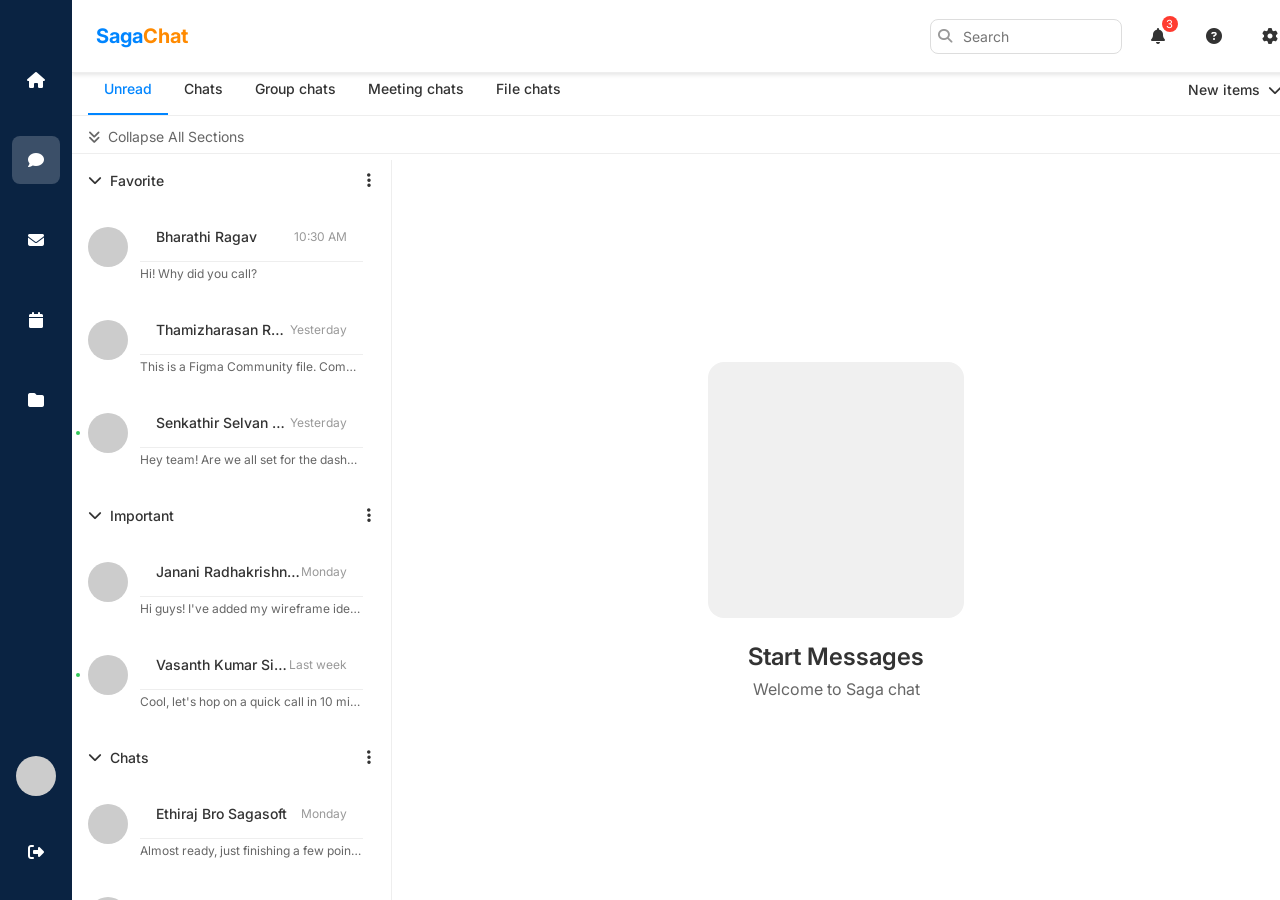
<file: demo/index.html>
<!DOCTYPE html>
<html lang="en">
<head>
    <meta charset="UTF-8">
    <meta name="viewport" content="width=device-width, initial-scale=1.0">
    <title>Saga Chat</title>
    <link rel="stylesheet" href="styles.css">
    <link href="https://fonts.googleapis.com/css2?family=Inter:wght@400;500;600;700&display=swap" rel="stylesheet">
    <link rel="stylesheet" href="https://cdnjs.cloudflare.com/ajax/libs/font-awesome/6.4.0/css/all.min.css">
</head>
<body>
    <div class="app-container">
        <!-- Left Sidebar -->
        <div class="sidebar">
            <div class="sidebar-icons">
                <div class="sidebar-icon home"><i class="fa-solid fa-house"></i></div>
                <div class="sidebar-icon chat active"><i class="fa-solid fa-comment"></i></div>
                <div class="sidebar-icon mail"><i class="fa-solid fa-envelope"></i></div>
                <div class="sidebar-icon calendar"><i class="fa-solid fa-calendar"></i></div>
                <div class="sidebar-icon drive"><i class="fa-solid fa-folder"></i></div>
            </div>
            <div class="sidebar-bottom">
                <div class="user-avatar"></div>
                <div class="sidebar-icon logout"><i class="fa-solid fa-right-from-bracket"></i></div>
            </div>
        </div>

        <!-- Main Content -->
        <div class="main-content">
            <!-- Top Navigation -->
            <div class="top-nav">
                <div class="logo">
                    <!-- Updated Saga Chat Logo -->
                    <div class="logo-image">
                        <span class="logo-saga">Saga</span>
                        <span class="logo-chat">Chat</span>
                    </div>
                </div>
                <div class="nav-right">
                    <div class="search-container">
                        <input type="text" placeholder="Search" class="search-input">
                        <i class="fa-solid fa-search"></i>
                    </div>
                    <div class="nav-icon notification">
                        <i class="fa-solid fa-bell"></i>
                        <span class="notification-badge">3</span>
                    </div>
                    <div class="nav-icon help"><i class="fa-solid fa-circle-question"></i></div>
                    <div class="nav-icon settings"><i class="fa-solid fa-gear"></i></div>
                </div>
            </div>

            <!-- Center Navigation -->
            <div class="center-nav">
                <div class="tabs">
                    <div class="tab active" data-tab="unread">Unread</div>
                    <div class="tab" data-tab="chats">Chats</div>
                    <div class="tab" data-tab="group-chats">Group chats</div>
                    <div class="tab" data-tab="meeting-chats">Meeting chats</div>
                    <div class="tab" data-tab="file-chats">File chats</div>
                </div>
                <div class="new-items-dropdown">
                    <div class="new-items-button">New items <i class="fa-solid fa-chevron-down"></i></div>
                    <div class="dropdown-content">
                        <div class="dropdown-item"><i class="fa-solid fa-file"></i> New section</div>
                        <div class="dropdown-item"><i class="fa-solid fa-comment"></i> New Chat</div>
                        <div class="dropdown-item"><i class="fa-solid fa-users"></i> New Group</div>
                    </div>
                </div>
            </div>

            <!-- Collapse All Button -->
            <div class="collapse-all-container">
                <button class="collapse-all-button">
                    <i class="fa-solid fa-angles-down"></i> Collapse All Sections
                </button>
            </div>

            <!-- Chat Container -->
            <div class="chat-container">
                <!-- Chat List -->
                <div class="chat-list">
                    <!-- Favorites Section -->
                    <div class="chat-section" data-section="favorite">
                        <div class="section-header">
                            <div class="section-title">
                                <i class="fa-solid fa-chevron-down section-toggle"></i> Favorite
                            </div>
                            <div class="section-more">
                                <i class="fa-solid fa-ellipsis-vertical section-options"></i>
                                <div class="section-dropdown hidden">
                                    <div class="dropdown-item"><i class="fa-solid fa-plus"></i> Add new favorite</div>
                                    <div class="dropdown-item"><i class="fa-solid fa-pen"></i> Rename section</div>
                                    <div class="dropdown-item"><i class="fa-solid fa-trash"></i> Delete section</div>
                                </div>
                            </div>
                        </div>
                        <div class="chat-items">
                            <div class="chat-item" data-user-id="1">
                                <div class="chat-avatar"></div>
                                <div class="chat-details">
                                    <div class="chat-header">
                                        <div class="chat-name">Bharathi Ragav</div>
                                        <div class="chat-time">10:30 AM</div>
                                    </div>
                                    <div class="chat-message">Hi! Why did you call?</div>
                                </div>
                                <div class="chat-options">
                                    <i class="fa-solid fa-ellipsis-vertical"></i>
                                    <div class="user-dropdown hidden">
                                        <div class="dropdown-item"><i class="fa-solid fa-star"></i> Remove from favorites</div>
                                        <div class="dropdown-item"><i class="fa-solid fa-exclamation"></i> Mark as important</div>
                                        <div class="dropdown-item"><i class="fa-solid fa-ban"></i> Block user</div>
                                        <div class="dropdown-item"><i class="fa-solid fa-trash"></i> Delete chat</div>
                                    </div>
                                </div>
                            </div>
                            <div class="chat-item" data-user-id="2">
                                <div class="chat-avatar"></div>
                                <div class="chat-details">
                                    <div class="chat-header">
                                        <div class="chat-name">Thamizharasan Raguraman</div>
                                        <div class="chat-time">Yesterday</div>
                                    </div>
                                    <div class="chat-message">This is a Figma Community file. Community is a...</div>
                                </div>
                                <div class="chat-options">
                                    <i class="fa-solid fa-ellipsis-vertical"></i>
                                </div>
                            </div>
                            <div class="chat-item unread" data-user-id="3">
                                <div class="chat-avatar"></div>
                                <div class="chat-details">
                                    <div class="chat-header">
                                        <div class="chat-name">Senkathir Selvan Selvamani</div>
                                        <div class="chat-time">Yesterday</div>
                                    </div>
                                    <div class="chat-message">Hey team! Are we all set for the dashboard UI...</div>
                                </div>
                                <div class="chat-options">
                                    <i class="fa-solid fa-ellipsis-vertical"></i>
                                </div>
                            </div>
                        </div>
                    </div>

                    <!-- Important Section -->
                    <div class="chat-section" data-section="important">
                        <div class="section-header">
                            <div class="section-title">
                                <i class="fa-solid fa-chevron-down section-toggle"></i> Important
                            </div>
                            <div class="section-more">
                                <i class="fa-solid fa-ellipsis-vertical section-options"></i>
                                <div class="section-dropdown hidden">
                                    <div class="dropdown-item"><i class="fa-solid fa-plus"></i> Add new important</div>
                                    <div class="dropdown-item"><i class="fa-solid fa-pen"></i> Rename section</div>
                                    <div class="dropdown-item"><i class="fa-solid fa-trash"></i> Delete section</div>
                                </div>
                            </div>
                        </div>
                        <div class="chat-items">
                            <div class="chat-item" data-user-id="5">
                                <div class="chat-avatar"></div>
                                <div class="chat-details">
                                    <div class="chat-header">
                                        <div class="chat-name">Janani Radhakrishnan Sagasoft</div>
                                        <div class="chat-time">Monday</div>
                                    </div>
                                    <div class="chat-message">Hi guys! I've added my wireframe ideas to the...</div>
                                </div>
                                <div class="chat-options">
                                    <i class="fa-solid fa-ellipsis-vertical"></i>
                                </div>
                            </div>
                            <div class="chat-item unread" data-user-id="6">
                                <div class="chat-avatar"></div>
                                <div class="chat-details">
                                    <div class="chat-header">
                                        <div class="chat-name">Vasanth Kumar Sivamani</div>
                                        <div class="chat-time">Last week</div>
                                    </div>
                                    <div class="chat-message">Cool, let's hop on a quick call in 10 mins?</div>
                                </div>
                                <div class="chat-options">
                                    <i class="fa-solid fa-ellipsis-vertical"></i>
                                </div>
                            </div>
                        </div>
                    </div>

                    <!-- All Chats Section -->
                    <div class="chat-section" data-section="chats">
                        <div class="section-header">
                            <div class="section-title">
                                <i class="fa-solid fa-chevron-down section-toggle"></i> Chats
                            </div>
                            <div class="section-more">
                                <i class="fa-solid fa-ellipsis-vertical section-options"></i>
                                <div class="section-dropdown hidden">
                                    <div class="dropdown-item"><i class="fa-solid fa-plus"></i> Add new chat</div>
                                    <div class="dropdown-item"><i class="fa-solid fa-pen"></i> Rename section</div>
                                    <div class="dropdown-item"><i class="fa-solid fa-trash"></i> Delete section</div>
                                </div>
                            </div>
                        </div>
                        <div class="chat-items">
                            <div class="chat-item" data-user-id="4">
                                <div class="chat-avatar"></div>
                                <div class="chat-details">
                                    <div class="chat-header">
                                        <div class="chat-name">Ethiraj Bro Sagasoft</div>
                                        <div class="chat-time">Monday</div>
                                    </div>
                                    <div class="chat-message">Almost ready, just finishing a few points.</div>
                                </div>
                                <div class="chat-options">
                                    <i class="fa-solid fa-ellipsis-vertical"></i>
                                </div>
                            </div>
                            <div class="chat-item" data-user-id="7">
                                <div class="chat-avatar"></div>
                                <div class="chat-details">
                                    <div class="chat-header">
                                        <div class="chat-name">Punitha senthil</div>
                                        <div class="chat-time">Last week</div>
                                    </div>
                                    <div class="chat-message">This is a Figma Community file.Community is a...</div>
                                </div>
                                <div class="chat-options">
                                    <i class="fa-solid fa-ellipsis-vertical"></i>
                                </div>
                            </div>
                        </div>
                    </div>

                    <div class="see-more">See more...</div>
                </div>

                <!-- Chat Window -->
                <div class="chat-window">
                    <!-- Empty State -->
                    <div class="empty-state">
                        <div class="empty-state-image"></div>
                        <h2>Start Messages</h2>
                        <p>Welcome to Saga chat</p>
                    </div>

                    <!-- Active Chat (hidden by default) -->
                    <div class="active-chat hidden">
                        <!-- Chat Header -->
                        <div class="chat-header">
                            <div class="chat-user">
                                <div class="back-button"><i class="fa-solid fa-arrow-left"></i></div>
                                <div class="user-avatar"></div>
                                <div class="user-info">
                                    <div class="user-name">Bharathi Ragav</div>
                                    <div class="user-status">Last seen 14:03</div>
                                </div>
                            </div>
                            <div class="chat-actions">
                                <div class="action-icon voice-call"><i class="fa-solid fa-phone"></i></div>
                                <div class="action-icon video-call"><i class="fa-solid fa-video"></i></div>
                                <div class="action-icon"><i class="fa-solid fa-ellipsis-vertical"></i></div>
                            </div>
                        </div>

                        <!-- Chat Messages -->
                        <div class="messages-container">
                            <div class="message outgoing">
                                <div class="message-content">
                                    <p>Hey Grace, how's it going?</p>
                                    <div class="message-time">06:20</div>
                                </div>
                            </div>
                            <div class="message incoming">
                                <div class="message-content">
                                    <p>Hi Jack! I'm doing well, thanks. Can't wait for the weekend!</p>
                                    <div class="message-time">06:20</div>
                                </div>
                            </div>
                            <div class="message incoming">
                                <div class="message-content">
                                    <p>Hiking sounds amazing! I might catch up on some reading and also meet up with a few friends on Sunday.</p>
                                    <div class="message-time">06:20</div>
                                </div>
                            </div>
                            <div class="message outgoing">
                                <div class="message-content">
                                    <p>I know, right? Weekend plans are the best. Any exciting plans on your end?</p>
                                    <div class="message-time">06:21</div>
                                </div>
                            </div>
                            <div class="message incoming">
                                <div class="message-content">
                                    <p>I'm thinking of going for a hike on Saturday. How about you?</p>
                                    <div class="message-time">06:21</div>
                                </div>
                            </div>
                            <div class="message outgoing">
                                <div class="message-content">
                                    <p>Can't wait for the weekend!</p>
                                    <div class="message-time">06:21</div>
                                </div>
                            </div>
                            <div class="message incoming">
                                <div class="message-content">
                                    <p>That sounds like a great plan! Excited 😃</p>
                                    <div class="message-time">06:21</div>
                                </div>
                            </div>
                        </div>

                        <!-- Message Input -->
                        <div class="message-input-container">
                            <div class="message-input-wrapper">
                                <div class="input-icon emoji-button"><i class="fa-regular fa-face-smile"></i></div>
                                <input type="text" placeholder="Type message..." class="message-input">
                                <div class="input-icon voice-record">
                                    <i class="fa-solid fa-microphone"></i>
                                    <span class="recording-indicator hidden">Recording...</span>
                                </div>
                                <div class="input-icon attachment-button">
                                    <i class="fa-solid fa-paperclip"></i>
                                    <input type="file" class="file-input hidden" multiple>
                                </div>
                                <div class="input-icon send"><i class="fa-solid fa-paper-plane"></i></div>
                            </div>
                        </div>
                    </div>
                </div>
            </div>
        </div>
    </div>

    <!-- Modals -->
    <div class="modal call-modal hidden">
        <div class="modal-content">
            <div class="modal-close"><i class="fa-solid fa-xmark"></i></div>
            <div class="call-info">
                <div class="call-avatar"></div>
                <div class="call-name">Bharathi Ragav</div>
                <div class="call-status">Calling...</div>
            </div>
            <div class="call-actions">
                <div class="call-action mute"><i class="fa-solid fa-microphone"></i></div>
                <div class="call-action video"><i class="fa-solid fa-video"></i></div>
                <div class="call-action end"><i class="fa-solid fa-phone-slash"></i></div>
            </div>
        </div>
    </div>

    <div class="modal settings-modal hidden">
        <div class="modal-content">
            <div class="modal-header">
                <div class="logo">
                    <span class="logo-saga">Saga</span>
                    <span class="logo-chat">Chat</span>
                    <span class="settings-title">Settings</span>
                </div>
                <div class="modal-close"><i class="fa-solid fa-xmark"></i></div>
            </div>
            <div class="modal-body">
                <div class="settings-section">
                    <h3>General Settings</h3>
                    <div class="settings-option">
                        <span>Dark Mode</span>
                        <label class="switch">
                            <input type="checkbox" id="darkModeToggle">
                            <span class="slider round"></span>
                        </label>
                    </div>
                    <div class="settings-option">
                        <span>Notifications</span>
                        <label class="switch">
                            <input type="checkbox" checked>
                            <span class="slider round"></span>
                        </label>
                    </div>
                    <div class="settings-option">
                        <span>Sound</span>
                        <label class="switch">
                            <input type="checkbox" checked>
                            <span class="slider round"></span>
                        </label>
                    </div>
                </div>
                <div class="settings-section">
                    <h3>Privacy</h3>
                    <div class="settings-option">
                        <span>Show read receipts</span>
                        <label class="switch">
                            <input type="checkbox" checked>
                            <span class="slider round"></span>
                        </label>
                    </div>
                    <div class="settings-option">
                        <span>Show last seen</span>
                        <label class="switch">
                            <input type="checkbox" checked>
                            <span class="slider round"></span>
                        </label>
                    </div>
                </div>
            </div>
            <div class="modal-footer">
                <button class="save-button">Save Changes</button>
            </div>
        </div>
    </div>

    <div class="help-panel hidden">
        <div class="help-header">
            <h2>Help Center</h2>
            <div class="help-close"><i class="fa-solid fa-xmark"></i></div>
        </div>
        <div class="help-content">
            <div class="help-section">
                <h3>Getting Started</h3>
                <ul>
                    <li><a href="#">How to create a new chat</a></li>
                    <li><a href="#">Setting up your profile</a></li>
                    <li><a href="#">Managing notifications</a></li>
                </ul>
            </div>
            <div class="help-section">
                <h3>Features</h3>
                <ul>
                    <li><a href="#">Voice and video calls</a></li>
                    <li><a href="#">Creating group chats</a></li>
                    <li><a href="#">Sharing files and media</a></li>
                </ul>
            </div>
        </div>
    </div>

    <div class="emoji-picker hidden">
        <div class="emoji-categories">
            <span class="emoji-category active">😀</span>
            <span class="emoji-category">❤️</span>
            <span class="emoji-category">🐶</span>
            <span class="emoji-category">🍎</span>
            <span class="emoji-category">🏠</span>
        </div>
        <div class="emoji-list">
            <span class="emoji">😀</span>
            <span class="emoji">😁</span>
            <span class="emoji">😂</span>
            <span class="emoji">🤣</span>
            <span class="emoji">😃</span>
            <span class="emoji">😄</span>
            <span class="emoji">😅</span>
            <span class="emoji">😆</span>
            <span class="emoji">😉</span>
            <span class="emoji">😊</span>
            <span class="emoji">😋</span>
            <span class="emoji">😎</span>
            <span class="emoji">😍</span>
            <span class="emoji">😘</span>
            <span class="emoji">🥰</span>
            <span class="emoji">😗</span>
            <span class="emoji">😙</span>
            <span class="emoji">😚</span>
            <span class="emoji">🙂</span>
            <span class="emoji">🤗</span>
        </div>
    </div>

    <div class="notification-dropdown hidden">
        <div class="dropdown-header">
            <span>Notifications</span>
            <div class="dropdown-action">Mark all as read</div>
        </div>
        <div class="notification-list">
            <div class="notification-item unread">
                <div class="notification-avatar"></div>
                <div class="notification-content">
                    <div class="notification-text"><strong>Bharathi Ragav</strong> sent you a message</div>
                    <div class="notification-time">5 minutes ago</div>
                </div>
            </div>
            <div class="notification-item unread">
                <div class="notification-avatar"></div>
                <div class="notification-content">
                    <div class="notification-text"><strong>Thamizharasan</strong> mentioned you in a group</div>
                    <div class="notification-time">1 hour ago</div>
                </div>
            </div>
            <div class="notification-item">
                <div class="notification-avatar"></div>
                <div class="notification-content">
                    <div class="notification-text"><strong>Senkathir</strong> shared a file with you</div>
                    <div class="notification-time">Yesterday</div>
                </div>
            </div>
        </div>
        <div class="dropdown-footer">
            <a href="#">View all notifications</a>
        </div>
    </div>

    <script src="script.js"></script>
</body>
</html>
</file>
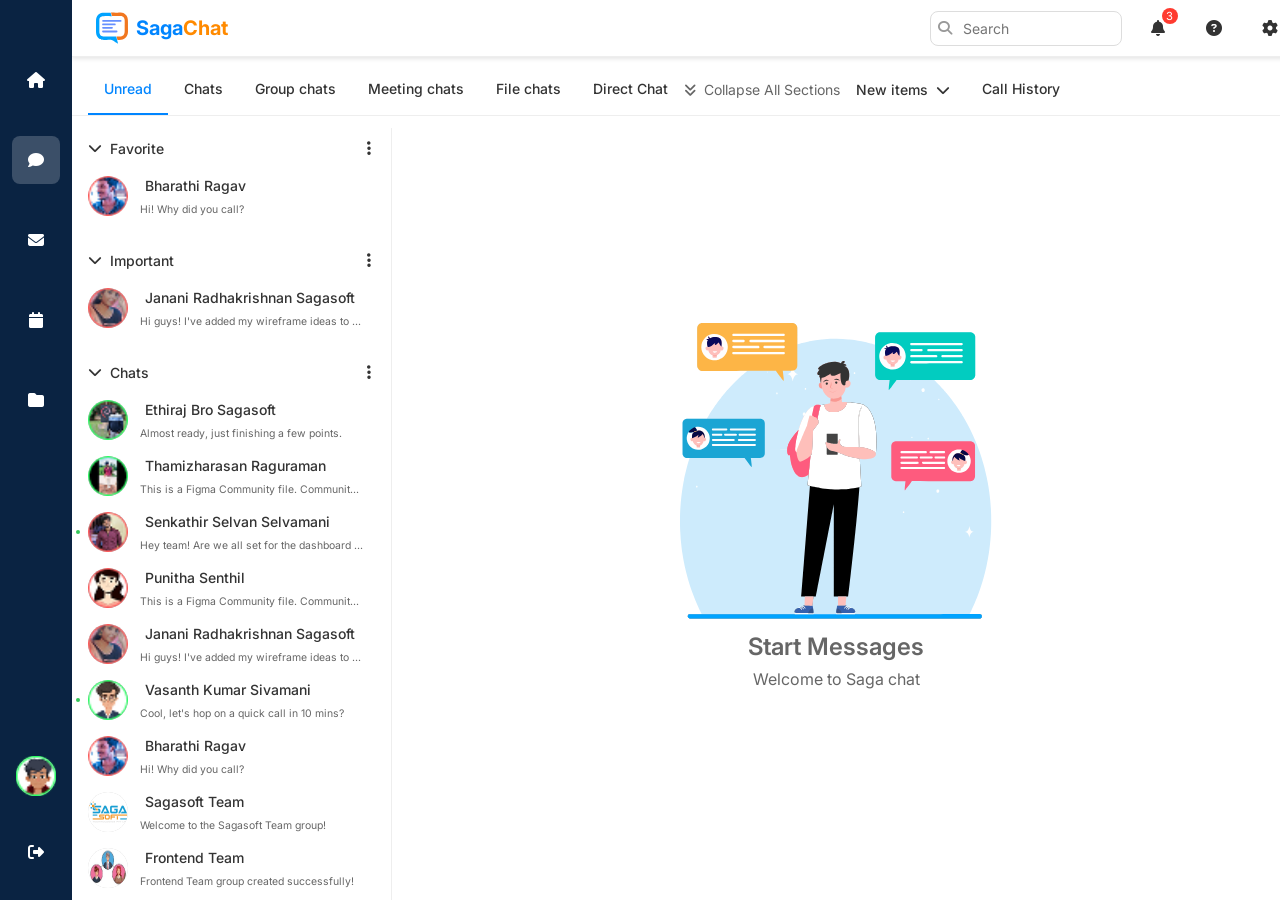
<file: four/index.html>
<!DOCTYPE html>
<html lang="en">
<head>
    <meta charset="UTF-8">
    <meta name="viewport" content="width=device-width, initial-scale=1.0">
    <title>Saga Chat</title>
    <link rel="stylesheet" href="styles.css" media="all">
    <link href="https://fonts.googleapis.com/css2?family=Inter:wght@400;500;600;700&display=swap" rel="stylesheet">
    <link rel="stylesheet" href="https://cdnjs.cloudflare.com/ajax/libs/font-awesome/6.4.0/css/all.min.css">
</head>
<body>
    <div class="app-container">
        <!-- Left Sidebar -->
        <div class="sidebar">
            <div class="sidebar-icons">
                <div class="sidebar-icon home"><i class="fa-solid fa-house"></i></div>
                <div class="sidebar-icon chat active"><i class="fa-solid fa-comment"></i></div>
                <div class="sidebar-icon mail"><i class="fa-solid fa-envelope"></i></div>
                <div class="sidebar-icon calendar"><i class="fa-solid fa-calendar"></i></div>
                <div class="sidebar-icon drive"><i class="fa-solid fa-folder"></i></div>
            </div>
            <div class="sidebar-bottom">
                <div class="user-avatar"><img src="images/men2.png" alt="profile" style="width: 40px; height: 40px;"></div>
                <div class="sidebar-icon logout"><i class="fa-solid fa-right-from-bracket"></i></div>
            </div>
        </div>

        <!-- Main Content -->
        <div class="main-content">
            <!-- Top Navigation -->
            <div class="top-nav">
                <div class="logo">
                    <!-- Updated Saga Chat Logo -->
                    <div class="logo-image">
                        <img src="images/ChatLogo.svg" alt="logo" class="logo-img">
                        <span class="logo-saga">Saga</span>
                        <span class="logo-chat">Chat</span>
                    </div>
                </div>
                <div class="nav-right">
                    <div class="search-container">
                        <input type="text" placeholder="Search" class="search-input">
                        <i class="fa-solid fa-search"></i>
                    </div>
                    <div class="nav-icon notification">
                        <i class="fa-solid fa-bell"></i>
                        <span class="notification-badge">3</span>
                    </div>
                    <div class="nav-icon help"><i class="fa-solid fa-circle-question"></i></div>
                    <div class="nav-icon settings"><i class="fa-solid fa-gear"></i></div>
                </div>
            </div>

            <!-- Center Navigation -->
            <div class="center-nav">
                <div class="tabs">
                    <div class="tab active" data-tab="unread">Unread</div>
                    <div class="tab" data-tab="chats">Chats</div>
                    <div class="tab" data-tab="group-chats">Group chats</div>
                    <div class="tab" data-tab="meeting-chats">Meeting chats</div>
                    <div class="tab" data-tab="file-chats">File chats</div>
                    <div class="tab" data-tab="direct-chats">Direct Chat </div>
                     <button class="collapse-all-button">
                        <i class="fa-solid fa-angles-down"></i> Collapse All Sections
                    </button>
                
                </div>
                <div class="new-items-dropdown">
                    <div class="new-items-button" onclick="toggleDropdown()">New items <i class="fa-solid fa-chevron-down"></i></div>
                    <div class="dropdown-content hidden">
                        <div class="dropdown-item"><i class="fa-solid fa-file"></i> New section</div>
                        <div class="dropdown-item"><i class="fa-solid fa-comment"></i> New Chat</div>
                        <div class="dropdown-item"><i class="fa-solid fa-users"></i> New Group</div>
                    </div>
                </div>
                <div>
                </div>
                <div class="tab" data-tab="call-history">Call History</div>
            </div>

            <!-- Collapse All Button -->
            <!-- <div class="collapse-all-container"> -->
                <!-- <button class="collapse-all-button">
                    <i class="fa-solid fa-angles-down"></i> Collapse All Sections
                </button> -->
            <!-- </div> -->

            <!-- Chat Container -->
            <div class="chat-container">
                <!-- Chat List -->
                <div class="chat-list">
                    <!-- Favorites Section -->
                    <div class="chat-section" data-section="favorite">
                        <div class="section-header">
                            <div class="section-title">
                                <i class="fa-solid fa-chevron-down section-toggle"></i> Favorite
                            </div>
                            <div class="section-more">
                                <i class="fa-solid fa-ellipsis-vertical section-options"></i>
                                <div class="section-dropdown hidden">
                                    <div class="dropdown-item"><i class="fa-solid fa-pen"></i> Rename section</div>
                                    <div class="dropdown-item" onclick="deleteFavoriteSection(this)"><i class="fa-solid fa-trash"></i> Delete section</div>
                                </div>
                            </div>
                        </div>
                        <div class="chat-items">
                            <div class="chat-item" data-user-id="1">
                                <div class="chat-avatar"><img src="images/bharathi.jpg" alt="user" class="chat-profile"></div>
                                <div class="chat-details">
                                    <div class="chat-header">
                                        <div class="chat-name">Bharathi Ragav</div>
                                    </div>
                                    <div class="chat-message">Hi! Why did you call?</div>
                                </div>
                                <div class="chat-options">
                                    <i class="fa-solid fa-ellipsis-vertical"></i>
                                    <div class="user-dropdown hidden">
                                        <div class="dropdown-item remove-favorite" onclick="removeFromFavorites(this)"><i class="fa-solid fa-star"></i> Remove from favorites</div>
                                        <div class="dropdown-item"><i class="fa-solid fa-exclamation"></i> Mark as important</div>
                                        <div class="dropdown-item"><i class="fa-solid fa-ban"></i> Block user</div>
                                        <div class="dropdown-item" onclick="deleteFavoriteChat(this)"><i class="fa-solid fa-trash"></i> Delete chat</div>
                                    </div>
                                </div>
                            </div>
                        </div>
                    </div>

                    <div class="chat-section" data-section="important">
                        <div class="section-header">
                            <div class="section-title">
                                <i class="fa-solid fa-chevron-down section-toggle"></i> Important
                            </div>
                            <div class="section-more">
                                <i class="fa-solid fa-ellipsis-vertical section-options"></i>
                                <div class="section-dropdown hidden">
                                    <div class="dropdown-item"><i class="fa-solid fa-pen"></i> Rename section</div>
                                    <div class="dropdown-item" onclick="deleteImportantSection(this)"><i class="fa-solid fa-trash"></i> Delete section</div>
                                </div>
                            </div>
                        </div>
                        <div class="chat-items">
                            <div class="chat-item" data-user-id="5">
                                <div class="chat-avatar"><img src="images/janani.png" alt="user" class="chat-profile"></div>
                                <div class="chat-details">
                                    <div class="chat-header">
                                        <div class="chat-name">Janani Radhakrishnan Sagasoft</div>
                                    </div>
                                    <div class="chat-message">Hi guys! I've added my wireframe ideas to the...</div>
                                </div>
                                <div class="chat-options">
                                    <i class="fa-solid fa-ellipsis-vertical"></i>
                                    <div class="user-dropdown hidden">
                                        <div class="dropdown-item remove-important" onclick="removeFromImportant(this)"><i class="fa-solid fa-star"></i> Remove from important</div>
                                        <div class="dropdown-item"><i class="fa-solid fa-ban"></i> Block user</div>
                                        <div class="dropdown-item" onclick="deleteImportantChat(this)"><i class="fa-solid fa-trash"></i> Delete chat</div>
                                    </div>
                                </div>
                            </div>
                        </div>
                    </div>

                    <script>
                        // Function to remove from favorites
                        function removeFromFavorites(element) {
                            const chatItem = element.closest('.chat-item');
                            if (chatItem) {
                                const chatsSection = document.querySelector('[data-section="chats"] .chat-items');
                                if (chatsSection) {
                                    chatsSection.appendChild(chatItem);
                                    alert("Chat removed from favorites!");
                                }
                            }
                        }

                        // Function to delete chat from favorites
                        function deleteFavoriteChat(element) {
                            const chatItem = element.closest('.chat-item');
                            if (chatItem) {
                                chatItem.remove();
                                alert("Chat deleted from favorites!");
                            }
                        }

                        // Function to delete the favorite section
                        function deleteFavoriteSection(element) {
                            const favoriteSection = element.closest('.chat-section');
                            if (favoriteSection) {
                                favoriteSection.remove();
                                alert("Favorite section deleted!");
                            }
                        }

                        // Function to remove from important
                        function removeFromImportant(element) {
                            const chatItem = element.closest('.chat-item');
                            if (chatItem) {
                                const chatsSection = document.querySelector('[data-section="chats"] .chat-items');
                                if (chatsSection) {
                                    chatsSection.appendChild(chatItem);
                                    alert("Chat removed from important!");
                                }
                            }
                        }

                        // Function to delete chat from important
                        function deleteImportantChat(element) {
                            const chatItem = element.closest('.chat-item');
                            if (chatItem) {
                                chatItem.remove();
                                alert("Chat deleted from important!");
                            }
                        }

                        // Function to delete the important section
                        function deleteImportantSection(element) {
                            const importantSection = element.closest('.chat-section');
                            if (importantSection) {
                                importantSection.remove();
                                alert("Important section deleted!");
                            }
                        }
                    </script>

                    <!-- All Chats Section -->
                    <div class="chat-section" data-section="chats">
                        <div class="section-header">
                            <div class="section-title">
                                <i class="fa-solid fa-chevron-down section-toggle"></i> Chats
                            </div>
                            <div class="section-more">
                                <i class="fa-solid fa-ellipsis-vertical section-options"></i>
                                <div class="section-dropdown hidden">
                                    <!-- <div class="dropdown-item"><i class="fa-solid fa-plus"></i> Add new chat</div> -->
                                    <div class="dropdown-item"><i class="fa-solid fa-pen"></i> Rename section</div>
                                    <div class="dropdown-item"><i class="fa-solid fa-trash"></i> Delete section</div>
                                </div>
                            </div>
                        </div>
                        <div class="chat-items">
                            <!-- Individual Chats -->
                            <div class="chat-item" data-user-id="4">
                                <div class="chat-avatar"><img src="images/ethiraj.png" alt="user" class="chat-profile"></div>
                                <div class="chat-details">
                                    <div class="chat-header">
                                        <div class="chat-name">Ethiraj Bro Sagasoft</div>
                                    </div>
                                    <div class="chat-message">Almost ready, just finishing a few points.</div>
                                </div>
                                <div class="chat-options">
                                    <i class="fa-solid fa-ellipsis-vertical"></i>
                                    <div class="user-dropdown hidden">
                                    <div class="dropdown-item has-submenu">
                                        <i class="fa-solid fa-star"></i> Move to
                                        <div class="nested-dropdown hidden">
                                            <div class="dropdown-item"><i class="fa-solid fa-star"></i> Favorite</div>
                                            <div class="dropdown-item"><i class="fa-solid fa-exclamation"></i> Important</div>
                                        </div>
                                    </div>
                                    <div class="dropdown-item"><i class="fa-solid fa-volume-xmark"></i> Mute</div>
                                    <div class="dropdown-item"><i class="fa-solid fa-ban"></i> Block user</div>
                                    <div class="dropdown-item"><i class="fa-solid fa-trash"></i> Delete chat</div>
                                    </div>
                                </div>
                            </div>
                            <div class="chat-item" data-user-id="2">
                                <div class="chat-avatar"><img src="images/thamizh.png" alt="user" class="chat-profile"></div>
                                <div class="chat-details">
                                    <div class="chat-header">
                                        <div class="chat-name">Thamizharasan Raguraman</div>
                                        <!-- <div class="chat-time">Yesterday</div> -->
                                    </div>
                                    <div class="chat-message">This is a Figma Community file. Community is a...</div>
                                </div>
                                <div class="chat-options">
                                    <i class="fa-solid fa-ellipsis-vertical"></i>
                                    <div class="user-dropdown hidden">
                                    <div class="dropdown-item has-submenu">
                                        <i class="fa-solid fa-star"></i> Move to
                                        <div class="nested-dropdown hidden">
                                            <div class="dropdown-item"><i class="fa-solid fa-star"></i> Favorite</div>
                                            <div class="dropdown-item"><i class="fa-solid fa-exclamation"></i> Important</div>
                                        </div>
                                    </div>
                                    <div class="dropdown-item"><i class="fa-solid fa-volume-xmark"></i> Mute</div>
                                    <div class="dropdown-item"><i class="fa-solid fa-ban"></i> Block user</div>
                                    <div class="dropdown-item"><i class="fa-solid fa-trash"></i> Delete chat</div>
                                    </div>
                                </div>
                            </div>
                            <div class="chat-item unread" data-user-id="3">
                                <div class="chat-avatar"><img src="images/senkathir.png" alt="user" class="chat-profile"></div>
                                <div class="chat-details">
                                    <div class="chat-header">
                                        <div class="chat-name">Senkathir Selvan Selvamani</div>
                                        <!-- <div class="chat-time">Yesterday</div> -->
                                    </div>
                                    <div class="chat-message">Hey team! Are we all set for the dashboard UI...</div>
                                </div>
                                <div class="chat-options">
                                    <i class="fa-solid fa-ellipsis-vertical"></i>
                                    <div class="user-dropdown hidden">
                                    <div class="dropdown-item has-submenu">
                                        <i class="fa-solid fa-star"></i> Move to
                                        <div class="nested-dropdown hidden">
                                            <div class="dropdown-item"><i class="fa-solid fa-star"></i> Favorite</div>
                                            <div class="dropdown-item"><i class="fa-solid fa-exclamation"></i> Important</div>
                                        </div>
                                    </div>
                                    <div class="dropdown-item"><i class="fa-solid fa-volume-xmark"></i> Mute</div>
                                    <div class="dropdown-item"><i class="fa-solid fa-ban"></i> Block user</div>
                                    <div class="dropdown-item"><i class="fa-solid fa-trash"></i> Delete chat</div>
                                    </div>
                                </div>
                            </div>
                            <div class="chat-item" data-user-id="7">
                                <div class="chat-avatar"><img src="images/girl.png" alt="user" class="chat-profile"></div>
                                <div class="chat-details">
                                    <div class="chat-header">
                                        <div class="chat-name">Punitha Senthil</div>
                                    </div>
                                    <div class="chat-message">This is a Figma Community file. Community is a...</div>
                                </div>
                                <div class="chat-options">
                                    <i class="fa-solid fa-ellipsis-vertical"></i>
                                    <div class="user-dropdown hidden">
                                    <div class="dropdown-item has-submenu">
                                        <i class="fa-solid fa-star"></i> Move to
                                        <div class="nested-dropdown hidden">
                                            <div class="dropdown-item"><i class="fa-solid fa-star"></i> Favorite</div>
                                            <div class="dropdown-item"><i class="fa-solid fa-exclamation"></i> Important</div>
                                        </div>
                                    </div>
                                    <div class="dropdown-item"><i class="fa-solid fa-volume-xmark"></i> Mute</div>
                                    <div class="dropdown-item"><i class="fa-solid fa-ban"></i> Block user</div>
                                    <div class="dropdown-item"><i class="fa-solid fa-trash"></i> Delete chat</div>
                                    </div>
                                </div>
                            </div>
                            <div class="chat-item" data-user-id="5">
                                <div class="chat-avatar"><img src="images/janani.png" alt="user" class="chat-profile"></div>
                                <div class="chat-details">
                                    <div class="chat-header">
                                        <div class="chat-name">Janani Radhakrishnan Sagasoft</div>
                                    </div>
                                    <div class="chat-message">Hi guys! I've added my wireframe ideas to the...</div>
                                </div>
                                <div class="chat-options">
                                    <i class="fa-solid fa-ellipsis-vertical"></i>
                                    <div class="user-dropdown hidden">
                                    <div class="dropdown-item has-submenu">
                                        <i class="fa-solid fa-star"></i> Move to
                                        <div class="nested-dropdown hidden">
                                            <div class="dropdown-item"><i class="fa-solid fa-star"></i> Favorite</div>
                                            <div class="dropdown-item"><i class="fa-solid fa-exclamation"></i> Important</div>
                                        </div>
                                    </div>
                                    <div class="dropdown-item"><i class="fa-solid fa-volume-xmark"></i> Mute</div>
                                    <div class="dropdown-item"><i class="fa-solid fa-ban"></i> Block user</div>
                                    <div class="dropdown-item"><i class="fa-solid fa-trash"></i> Delete chat</div>
                                    </div>
                                </div>
                            </div>

                            <div class="chat-item unread" data-user-id="6">
                                <div class="chat-avatar"><img src="images/men1.png" alt="user" class="chat-profile"></div>
                                <div class="chat-details">
                                    <div class="chat-header">
                                        <div class="chat-name">Vasanth Kumar Sivamani</div>
                                    </div>
                                    <div class="chat-message">Cool, let's hop on a quick call in 10 mins?</div>
                                </div>
                                
                                <div class="chat-options">
                                    <i class="fa-solid fa-ellipsis-vertical"></i>
                                    <div class="user-dropdown hidden">
                                    <div class="dropdown-item has-submenu">
                                        <i class="fa-solid fa-star"></i> Move to
                                        <div class="nested-dropdown hidden">
                                            <div class="dropdown-item"><i class="fa-solid fa-star"></i> Favorite</div>
                                            <div class="dropdown-item"><i class="fa-solid fa-exclamation"></i> Important</div>
                                        </div>
                                    </div>
                                    <div class="dropdown-item"><i class="fa-solid fa-volume-xmark"></i> Mute</div>
                                    <div class="dropdown-item"><i class="fa-solid fa-ban"></i> Block user</div>
                                    <div class="dropdown-item"><i class="fa-solid fa-trash"></i> Delete chat</div>
                                    </div>
                                </div>
                            </div>


                            <div class="chat-item" data-user-id="1">
                                <div class="chat-avatar"><img src="images/bharathi.jpg" alt="user" class="chat-profile"></div>
                                <div class="chat-details">
                                    <div class="chat-header">
                                        <div class="chat-name">Bharathi Ragav</div>
                                    </div>
                                    <div class="chat-message">Hi! Why did you call?</div>
                                </div>
                                <div class="chat-options">
                                    <i class="fa-solid fa-ellipsis-vertical"></i>
                                    <div class="user-dropdown hidden">
                                    <div class="dropdown-item has-submenu">
                                        <i class="fa-solid fa-star"></i> Move to
                                        <div class="nested-dropdown hidden">
                                            <div class="dropdown-item"><i class="fa-solid fa-star"></i> Favorite</div>
                                            <div class="dropdown-item"><i class="fa-solid fa-exclamation"></i> Important</div>
                                        </div>
                                    </div>
                                    <div class="dropdown-item"><i class="fa-solid fa-volume-xmark"></i> Mute</div>
                                    <div class="dropdown-item"><i class="fa-solid fa-ban"></i> Block user</div>
                                    <div class="dropdown-item"><i class="fa-solid fa-trash"></i> Delete chat</div>
                                </div>
                                </div>
                            </div>

                            <!-- Group Chats -->
                            <div class="chat-item group-chat" data-group-id="1">
                                <div class="chat-avatar"><img src="images/SagasoftTeam.jpg" alt="group" class="chat-profile"></div>
                                <div class="chat-details">
                                    <div class="chat-header">
                                        <div class="chat-name">Sagasoft Team</div>
                                    </div>
                                    <div class="chat-message">Welcome to the Sagasoft Team group!</div>
                                </div>
                                <div class="chat-options">
                                    <i class="fa-solid fa-ellipsis-vertical"></i>
                                    <div class="user-dropdown hidden">
                                    <div class="dropdown-item has-submenu">
                                        <i class="fa-solid fa-star"></i> Move to
                                        <div class="nested-dropdown hidden">
                                            <div class="dropdown-item"><i class="fa-solid fa-star"></i> Favorite</div>
                                            <div class="dropdown-item"><i class="fa-solid fa-exclamation"></i> Important</div>
                                        </div>
                                    </div>
                                    <div class="dropdown-item"><i class="fa-solid fa-volume-xmark"></i> Mute</div>
                                    <div class="dropdown-item"><i class="fa-solid fa-ban"></i> Block user</div>
                                    <div class="dropdown-item"><i class="fa-solid fa-trash"></i> Delete chat</div>
                                    </div>
                                </div>
                            </div>
                            <div class="chat-item group-chat" data-group-id="2">
                                <div class="chat-avatar"><img src="images/Frontend_Team.jpg" alt="group" class="chat-profile"></div>
                                <div class="chat-details">
                                    <div class="chat-header">
                                        <div class="chat-name">Frontend Team</div>
                                    </div>
                                    <div class="chat-message">Frontend Team group created successfully!</div>
                                </div>
                                <div class="chat-options">
                                    <i class="fa-solid fa-ellipsis-vertical"></i>
                                    <div class="user-dropdown hidden">
                                    <div class="dropdown-item has-submenu">
                                        <i class="fa-solid fa-star"></i> Move to
                                        <div class="nested-dropdown hidden">
                                            <div class="dropdown-item"><i class="fa-solid fa-star"></i> Favorite</div>
                                            <div class="dropdown-item"><i class="fa-solid fa-exclamation"></i> Important</div>
                                        </div>
                                    </div>
                                    <div class="dropdown-item"><i class="fa-solid fa-volume-xmark"></i> Mute</div>
                                    <div class="dropdown-item"><i class="fa-solid fa-ban"></i> Block user</div>
                                    <div class="dropdown-item"><i class="fa-solid fa-trash"></i> Delete chat</div>
                                    </div>
                                </div>
                            </div>
                            <div class="chat-item group-chat" data-group-id="3">
                                <div class="chat-avatar"><img src="images/BackendTeam.jpg" alt="group" class="chat-profile"></div>
                                <div class="chat-details">
                                    <div class="chat-header">
                                        <div class="chat-name">Backend Team</div>
                                    </div>
                                    <div class="chat-message">Backend Team group created successfully!</div>
                                </div>
                                <div class="chat-options">
                                    <i class="fa-solid fa-ellipsis-vertical"></i>
                                    <div class="user-dropdown hidden">
                                    <div class="dropdown-item has-submenu">
                                        <i class="fa-solid fa-star"></i> Move to
                                        <div class="nested-dropdown hidden">
                                            <div class="dropdown-item"><i class="fa-solid fa-star"></i> Favorite</div>
                                            <div class="dropdown-item"><i class="fa-solid fa-exclamation"></i> Important</div>
                                        </div>
                                    </div>
                                    <div class="dropdown-item"><i class="fa-solid fa-volume-xmark"></i> Mute</div>
                                    <div class="dropdown-item"><i class="fa-solid fa-ban"></i> Block user</div>
                                    <div class="dropdown-item"><i class="fa-solid fa-trash"></i> Delete chat</div>
                                    </div>
                                </div>
                            </div>
                        </div>
                    </div>

                    <div class="see-more">See more...</div>
                </div>

                <!-- Chat Window -->
                <div class="chat-window">
                    <!-- Empty State -->
                    <div class="empty-state">
                        <div class="empty-state-image"><img src="images/ChatImage.svg" alt="default-image"></div>
                        <div class="empty-state-text">
                            <h2>Start Messages</h2>
                            <p>Welcome to Saga chat</p>
                        </div>
                    </div>

                    <!-- Active Chat (hidden by default) -->
                    <div class="active-chat hidden">
                        <!-- Chat Header -->
                        <div class="chat-header">
                            <div class="chat-user">
                                <div class="back-button"><i class="fa-solid fa-arrow-left"></i></div>
                                <div class="user-avatar"></div>
                                <div class="user-info">
                                    <div class="user-name">Bharathi Ragav</div>
                                    <div class="user-status">Last seen 14:53</div>
                                </div>
                            </div>
                            <div class="chat-actions">
                                <div class="action-icon voice-call"><i class="fa-solid fa-phone"></i></div>
                                <div class="action-icon video-call"><i class="fa-solid fa-video"></i></div>
                                <div class="action-icon"><i class="fa-solid fa-ellipsis-vertical"></i></div>
                            </div>
                        </div>

                        <!-- Chat Messages -->
                        <div class="messages-container">
                            <div class="message outgoing">
                                <div class="message-content">
                                    <p>Hey Grace, how's it going?</p>
                                    <div class="message-time">06:20</div>
                                </div>
                            </div>
                            <div class="message incoming">
                                <div class="message-content">
                                    <p>Hi Jack! I'm doing well, thanks. Can't wait for the weekend!</p>
                                    <div class="message-time">06:20</div>
                                </div>
                            </div>
                            <div class="message incoming">
                                <div class="message-content">
                                    <p>Hiking sounds amazing! I might catch up on some reading and also meet up with a few friends on Sunday.</p>
                                    <div class="message-time">06:20</div>
                                </div>
                            </div>
                            <div class="message outgoing">
                                <div class="message-content">
                                    <p>I know, right? Weekend plans are the best. Any exciting plans on your end?</p>
                                    <div class="message-time">06:21</div>
                                </div>
                            </div>
                            <div class="message incoming">
                                <div class="message-content">
                                    <p>I'm thinking of going for a hike on Saturday. How about you?</p>
                                    <div class="message-time">06:21</div>
                                </div>
                            </div>
                            <div class="message outgoing">
                                <div class="message-content">
                                    <p>Can't wait for the weekend!</p>
                                    <div class="message-time">06:21</div>
                                </div>
                            </div>
                            <div class="message incoming">
                                <div class="message-content">
                                    <p>That sounds like a great plan! Excited 😃</p>
                                    <div class="message-time">06:21</div>
                                </div>
                            </div>
                        </div>

                        <!-- Message Input -->
                        <div class="message-input-container">
                            <div class="message-input-wrapper">
                                <div class="input-icon emoji-button"><i class="fa-regular fa-face-smile"></i></div>
                                <input type="text" placeholder="Type message..." class="message-input">
                                <div class="input-icon voice-record">
                                    <i class="fa-solid fa-microphone"></i>
                                    <span class="recording-indicator hidden">Recording...</span>
                                </div>
                                <div class="input-icon attachment-button">
                                    <i class="fa-solid fa-paperclip"></i>
                                    <input type="file" class="file-input hidden" multiple>
                                </div>
                                <div class="input-icon send"><i class="fa-solid fa-paper-plane"></i></div>
                            </div>
                        </div>
                    </div>
                </div>
            </div>
        </div>
    </div>

    <!-- Modals -->
    <div class="modal call-modal hidden">
        <div class="modal-content">
            <div class="modal-close"><i class="fa-solid fa-xmark"></i></div>
            <div class="call-info">
                <div class="call-avatar"></div>
                <div class="call-name">Bharathi Ragav</div>
                <div class="call-status">Calling...</div>
            </div>
            <div class="call-actions">
                <div class="call-action mute"><i class="fa-solid fa-microphone"></i></div>
                <div class="call-action video"><i class="fa-solid fa-video"></i></div>
                <div class="call-action end"><i class="fa-solid fa-phone-slash"></i></div>
            </div>
        </div>
    </div>

    <div class="modal settings-modal hidden">
        <div class="modal-content">
            <div class="modal-header">
                <div class="logo">
                    <span class="logo-saga">Saga</span>
                    <span class="logo-chat">Chat</span>
                    <span class="settings-title">Settings</span>
                </div>
                <div class="modal-close"><i class="fa-solid fa-xmark"></i></div>
            </div>
            <div class="modal-body">
                <div class="settings-section">
                    <h3>General Settings</h3>
                    <div class="settings-option">
                        <span>Dark Mode</span>
                        <label class="switch">
                            <input type="checkbox" id="darkModeToggle">
                            <span class="slider round"></span>
                        </label>
                    </div>
                    <div class="settings-option">
                        <span>Notifications</span>
                        <label class="switch">
                            <input type="checkbox" checked>
                            <span class="slider round"></span>
                        </label>
                    </div>
                    <div class="settings-option">
                        <span>Sound</span>
                        <label class="switch">
                            <input type="checkbox" checked>
                            <span class="slider round"></span>
                        </label>
                    </div>
                </div>
                <div class="settings-section">
                    <h3>Privacy</h3>
                    <div class="settings-option">
                        <span>Show read receipts</span>
                        <label class="switch">
                            <input type="checkbox" checked>
                            <span class="slider round"></span>
                        </label>
                    </div>
                    <div class="settings-option">
                        <span>Show last seen</span>
                        <label class="switch">
                            <input type="checkbox" checked>
                            <span class="slider round"></span>
                        </label>
                    </div>
                </div>
            </div>
            <div class="modal-footer">
                <button class="save-button">Save Changes</button>
            </div>
        </div>
    </div>

    <div class="help-panel hidden">
        <div class="help-header">
            <h2>Help Center</h2>
            <div class="help-close"><i class="fa-solid fa-xmark"></i></div>
        </div>
        <div class="help-content">
            <div class="help-section">
                <h3>Getting Started</h3>
                <ul>
                    <li><a href="#">How to create a new chat</a></li>
                    <li><a href="#">Setting up your profile</a></li>
                    <li><a href="#">Managing notifications</a></li>
                </ul>
            </div>
            <div class="help-section">
                <h3>Features</h3>
                <ul>
                    <li><a href="#">Voice and video calls</a></li>
                    <li><a href="#">Creating group chats</a></li>
                    <li><a href="#">Sharing files and media</a></li>
                </ul>
            </div>
        </div>
    </div>

    <div class="emoji-picker hidden">
        <div class="emoji-categories">
            <span class="emoji-category active">😀</span>
            <span class="emoji-category">❤️</span>
            <span class="emoji-category">🐶</span>
            <span class="emoji-category">🍎</span>
            <span class="emoji-category">🏠</span>
        </div>
        <div class="emoji-list">
            <span class="emoji">😀</span>
            <span class="emoji">😁</span>
            <span class="emoji">😂</span>
            <span class="emoji">🤣</span>
            <span class="emoji">😃</span>
            <span class="emoji">😄</span>
            <span class="emoji">😅</span>
            <span class="emoji">😆</span>
            <span class="emoji">😉</span>
            <span class="emoji">😊</span>
            <span class="emoji">😋</span>
            <span class="emoji">😎</span>
            <span class="emoji">😍</span>
            <span class="emoji">😘</span>
            <span class="emoji">🥰</span>
            <span class="emoji">😗</span>
            <span class="emoji">😙</span>
            <span class="emoji">😚</span>
            <span class="emoji">🙂</span>
            <span class="emoji">🤗</span>
        </div>
    </div>

    <div class="notification-dropdown hidden">
        <div class="dropdown-header">
            <span>Notifications</span>
            <div class="dropdown-action">Mark all as read</div>
        </div>
        <div class="notification-list">
            <div class="notification-item unread">
                <div class="notification-avatar"></div>
                <div class="notification-content">
                    <div class="notification-text"><strong>Bharathi Ragav</strong> sent you a message</div>
                    <div class="notification-time">5 minutes ago</div>
                </div>
            </div>
            <div class="notification-item unread">
                <div class="notification-avatar"></div>
                <div class="notification-content">
                    <div class="notification-text"><strong>Thamizharasan</strong> mentioned you in a group</div>
                    <div class="notification-time">1 hour ago</div>
                </div>
            </div>
            <div class="notification-item">
                <div class="notification-avatar"></div>
                <div class="notification-content">
                    <div class="notification-text"><strong>Senkathir</strong> shared a file with you</div>
                    <div class="notification-time">Yesterday</div>
                </div>
            </div>
        </div>
        <div class="dropdown-footer">
            <a href="#">View all notifications</a>
        </div>
    </div>

    <script src="script.js"></script>
</body>
</html>
</file>
<file: demo/styles.css>
/* Base Styles */
* {
    margin: 0;
    padding: 0;
    box-sizing: border-box;
    font-family: 'Inter', sans-serif;
}

:root {
    --primary-color: #0085FF;
    --secondary-color: #FF8A00;
    --sidebar-bg: #0A2342;
    --outgoing-msg-bg: #0085FF;
    --incoming-msg-bg: #F1F1F1;
    --active-bg: #EAF3FC;
    --text-primary: #333;
    --text-secondary: #666;
    --text-light: #999;
    --border-color: #eee;
    --hover-bg: #f5f5f5;
    --shadow-color: rgba(0, 0, 0, 0.1);
    --white: #fff;
    --red: #ff3b30;
    --green: #34c759;
}

body {
    background-color: var(--white);
    color: var(--text-primary);
    height: 100vh;
    overflow: hidden;
}

.app-container {
    display: flex;
    height: 100vh;
    position: relative;
}

/* Sidebar */
.sidebar {
    width: 4.5rem;
    background-color: var(--sidebar-bg);
    color: var(--white);
    display: flex;
    flex-direction: column;
    align-items: center;
    padding: 1.5rem 0;
    position: fixed;
    height: 100%;
    z-index: 10;
}

.sidebar-icons {
    display: flex;
    flex-direction: column;
    gap: 2rem;
    margin-top: 2rem;
}

.sidebar-icon {
    width: 3rem;
    height: 3rem;
    display: flex;
    align-items: center;
    justify-content: center;
    border-radius: 0.5rem;
    cursor: pointer;
    transition: background-color 0.2s;
}

.sidebar-icon:hover {
    background-color: rgba(255, 255, 255, 0.1);
}

.sidebar-icon.active {
    background-color: rgba(255, 255, 255, 0.2);
}

.sidebar-bottom {
    margin-top: auto;
    display: flex;
    flex-direction: column;
    align-items: center;
    gap: 2rem;
}

.user-avatar {
    width: 2.5rem;
    height: 2.5rem;
    background-color: #ccc;
    border-radius: 50%;
    background-size: cover;
    background-position: center;
}

/* Main Content */
.main-content {
    flex: 1;
    margin-left: 4.5rem;
    display: flex;
    flex-direction: column;
    height: 100%;
    width: calc(100% - 4.5rem);
}

/* Top Navigation */
.top-nav {
    display: flex;
    justify-content: space-between;
    align-items: center;
    padding: 1rem 1.5rem;
    border-bottom: 1px solid var(--border-color);
    box-shadow: 0 2px 4px var(--shadow-color);
    width: 97%;
    position: fixed;
    top: 0;
    background: var(--white);
    z-index: 5;
}

.logo {
    display: flex;
    align-items: center;
}

.logo-image {
    display: flex;
    align-items: center;
}

.logo-saga {
    color: var(--primary-color);
    font-weight: bold;
    font-size: 1.25rem;
}

.logo-chat {
    color: var(--secondary-color);
    font-weight: bold;
    font-size: 1.25rem;
}

.nav-right {
    display: flex;
    align-items: center;
    gap: 1rem;
}

.search-container {
    position: relative;
}

.search-input {
    padding: 0.5rem 0.75rem 0.5rem 2rem;
    border: 1px solid #ddd;
    border-radius: 0.5rem;
    font-size: 0.875rem;
    width: 12rem;
}

.search-container i {
    position: absolute;
    left: 0.5rem;
    top: 50%;
    transform: translateY(-50%);
    color: var(--text-light);
    font-size: 0.875rem;
}

.nav-icon {
    width: 2.5rem;
    height: 2.5rem;
    display: flex;
    align-items: center;
    justify-content: center;
    border-radius: 50%;
    cursor: pointer;
    transition: background-color 0.2s;
    position: relative;
}

.nav-icon:hover {
    background-color: var(--hover-bg);
}

.notification-badge {
    position: absolute;
    top: 0;
    right: 0;
    background-color: var(--red);
    color: var(--white);
    font-size: 0.7rem;
    width: 1rem;
    height: 1rem;
    border-radius: 50%;
    display: flex;
    align-items: center;
    justify-content: center;
}

/* Center Navigation */
.center-nav {
    display: flex;
    align-items: center;
    border-bottom: 1px solid var(--border-color);
    padding: 0 1rem;
    overflow-x: auto;
    position: fixed;
    top: 4rem;
    width: 97%;
    background: var(--white);
    z-index: 4;
}

.tabs {
    display: flex;
}

.tab {
    padding: 1rem;
    cursor: pointer;
    font-size: 0.875rem;
    font-weight: 500;
    border-bottom: 2px solid transparent;
    white-space: nowrap;
}

.tab:hover {
    color: var(--primary-color);
}

.tab.active {
    color: var(--primary-color);
    border-bottom-color: var(--primary-color);
}

.new-items-dropdown {
    margin-left: auto;
    position: relative;
}

.new-items-button {
    padding: 1rem;
    cursor: pointer;
    font-size: 0.875rem;
    font-weight: 500;
    display: flex;
    align-items: center;
    gap: 0.5rem;
    white-space: nowrap;
}

.dropdown-content {
    display: none;
    position: absolute;
    right: 0;
    top: 100%;
    background-color: var(--white);
    border: 1px solid var(--border-color);
    border-radius: 0.5rem;
    box-shadow: 0 4px 12px var(--shadow-color);
    z-index: 10;
    min-width: 10rem;
}

.new-items-dropdown:hover .dropdown-content,
.dropdown-content.show {
    display: block;
}

.dropdown-item {
    padding: 0.75rem 1rem;
    cursor: pointer;
    font-size: 0.875rem;
    display: flex;
    align-items: center;
    gap: 0.5rem;
}

.dropdown-item:hover {
    background-color: var(--hover-bg);
}

/* Collapse All Button */
.collapse-all-container {
    padding: 0.5rem 1rem;
    position: fixed;
    top: 7.5rem;
    width: 100%;
    background: var(--white);
    z-index: 3;
    border-bottom: 1px solid var(--border-color);
}

.collapse-all-button {
    background: none;
    border: none;
    font-size: 0.875rem;
    color: var(--text-secondary);
    cursor: pointer;
    display: flex;
    align-items: center;
    gap: 0.5rem;
}

.collapse-all-button:hover {
    color: var(--primary-color);
}

/* Chat Container */
.chat-container {
    display: flex;
    flex: 1;
    margin-top: 10rem; /* 10% from top as requested */
    height: calc(100% - 10rem);
}

/* Chat List */
.chat-list {
    width: 20rem;
    border-right: 1px solid var(--border-color);
    overflow-y: auto;
    height: 100%;
}

.chat-section {
    margin-bottom: 1rem;
}

.section-header {
    display: flex;
    justify-content: space-between;
    align-items: center;
    padding: 0.5rem 1rem;
}

.section-title {
    font-size: 0.875rem;
    font-weight: 500;
    display: flex;
    align-items: center;
    gap: 0.5rem;
    cursor: pointer;
}

.section-more {
    cursor: pointer;
    position: relative;
}

.section-options {
    padding: 0.25rem;
    border-radius: 0.25rem;
}

.section-options:hover {
    background-color: var(--hover-bg);
}

.section-dropdown {
    position: absolute;
    right: 0;
    top: 100%;
    background-color: var(--white);
    border: 1px solid var(--border-color);
    border-radius: 0.5rem;
    box-shadow: 0 4px 12px var(--shadow-color);
    z-index: 10;
    min-width: 10rem;
}

.chat-items {
    display: flex;
    flex-direction: column;
}

.chat-item {
    display: flex;
    padding: 0.75rem 1rem;
    cursor: pointer;
    position: relative;
    align-items: center;
}

.chat-item:hover {
    background-color: var(--hover-bg);
}

.chat-item.active {
    background-color: var(--active-bg);
}

.chat-item.unread::before {
    content: '';
    position: absolute;
    left: 0.25rem;
    top: 50%;
    transform: translateY(-50%);
    width: 0.25rem;
    height: 0.25rem;
    background-color: var(--green);
    border-radius: 50%;
}

.chat-avatar {
    width: 2.5rem;
    height: 2.5rem;
    background-color: #ccc;
    border-radius: 50%;
    margin-right: 0.75rem;
    flex-shrink: 0;
    background-size: cover;
    background-position: center;
}

.chat-details {
    flex: 1;
    min-width: 0;
}

.chat-header {
    display: flex;
    justify-content: space-between;
    margin-bottom: 0.25rem;
}

.chat-name {
    font-size: 0.875rem;
    font-weight: 500;
    white-space: nowrap;
    overflow: hidden;
    text-overflow: ellipsis;
}

.chat-time {
    font-size: 0.75rem;
    color: var(--text-light);
    white-space: nowrap;
}

.chat-message {
    font-size: 0.75rem;
    color: var(--text-secondary);
    white-space: nowrap;
    overflow: hidden;
    text-overflow: ellipsis;
}

.chat-options {
    opacity: 0;
    transition: opacity 0.2s;
    position: relative;
    padding: 0.25rem;
}

.chat-item:hover .chat-options {
    opacity: 1;
}

.user-dropdown {
    position: absolute;
    right: 0;
    top: 100%;
    background-color: var(--white);
    border: 1px solid var(--border-color);
    border-radius: 0.5rem;
    box-shadow: 0 4px 12px var(--shadow-color);
    z-index: 10;
    min-width: 10rem;
}

.see-more {
    text-align: center;
    padding: 1rem;
    color: var(--primary-color);
    font-size: 0.875rem;
    cursor: pointer;
}

/* Chat Window */
.chat-window {
    flex: 1;
    display: flex;
    flex-direction: column;
    height: 100%;
}

.empty-state {
    flex: 1;
    display: flex;
    flex-direction: column;
    align-items: center;
    justify-content: center;
    text-align: center;
    padding: 2rem;
}

.empty-state-image {
    width: 16rem;
    height: 16rem;
    background-color: #f0f0f0;
    border-radius: 1rem;
    margin-bottom: 1.5rem;
    background-image: url('https://placeholder.svg?height=256&width=256');
    background-size: contain;
    background-repeat: no-repeat;
    background-position: center;
}

.empty-state h2 {
    font-size: 1.5rem;
    font-weight: 600;
    margin-bottom: 0.5rem;
}

.empty-state p {
    color: var(--text-secondary);
}

.active-chat {
    display: flex;
    flex-direction: column;
    height: 100%;
}

.chat-header {
    display: flex;
    justify-content: space-between;
    align-items: center;
    padding: 1rem;
    border-bottom: 1px solid var(--border-color);
}

.chat-user {
    display: flex;
    align-items: center;
}

.back-button {
    display: none;
    margin-right: 0.5rem;
    cursor: pointer;
}

.user-info {
    margin-left: 0.75rem;
}

.user-name {
    font-weight: 500;
}

.user-status {
    font-size: 0.75rem;
    color: var(--text-secondary);
}

.chat-actions {
    display: flex;
    gap: 0.75rem;
}

.action-icon {
    width: 2.5rem;
    height: 2.5rem;
    display: flex;
    align-items: center;
    justify-content: center;
    border-radius: 50%;
    cursor: pointer;
    transition: background-color 0.2s;
}

.action-icon:hover {
    background-color: var(--hover-bg);
}

.messages-container {
    flex: 1;
    overflow-y: auto;
    padding: 1rem;
    display: flex;
    flex-direction: column;
    gap: 1rem;
}

.message {
    display: flex;
    max-width: 70%;
}

.message.outgoing {
    align-self: flex-end;
}

.message.incoming {
    align-self: flex-start;
}

.message-content {
    padding: 0.75rem 1rem;
    border-radius: 1rem;
    position: relative;
}

.message.outgoing .message-content {
    background-color: var(--outgoing-msg-bg);
    color: var(--white);
}

.message.incoming .message-content {
    background-color: var(--incoming-msg-bg);
    color: var(--text-primary);
}

.message-time {
    font-size: 0.75rem;
    margin-top: 0.25rem;
    text-align: right;
}

.message.outgoing .message-time {
    color: rgba(255, 255, 255, 0.7);
}

.message.incoming .message-time {
    color: var(--text-light);
}

.message-input-container {
    padding: 1rem;
    border-top: 1px solid var(--border-color);
}

.message-input-wrapper {
    display: flex;
    align-items: center;
    background-color: #f5f5f5;
    border-radius: 2rem;
    padding: 0.5rem 1rem;
}

.input-icon {
    width: 2rem;
    height: 2rem;
    display: flex;
    align-items: center;
    justify-content: center;
    cursor: pointer;
    color: var(--text-secondary);
    position: relative;
}

.input-icon:hover {
    color: var(--primary-color);
}

.input-icon.send {
    color: var(--primary-color);
}

.recording-indicator {
    position: absolute;
    bottom: -1.5rem;
    left: 50%;
    transform: translateX(-50%);
    background-color: var(--red);
    color: var(--white);
    padding: 0.25rem 0.5rem;
    border-radius: 0.25rem;
    font-size: 0.75rem;
    white-space: nowrap;
}

.message-input {
    flex: 1;
    border: none;
    background: transparent;
    padding: 0.5rem;
    outline: none;
    font-size: 0.875rem;
}

.file-input {
    position: absolute;
    top: 0;
    left: 0;
    width: 100%;
    height: 100%;
    opacity: 0;
    cursor: pointer;
}

/* Modals */
.modal {
    position: fixed;
    inset: 0;
    background-color: rgba(0, 0, 0, 0.5);
    display: flex;
    align-items: center;
    justify-content: center;
    z-index: 100;
}

.modal-content {
    background-color: var(--white);
    border-radius: 0.75rem;
    width: 100%;
    max-width: 30rem;
    max-height: 90vh;
    overflow-y: auto;
    position: relative;
}

.modal-close {
    position: absolute;
    top: 1rem;
    right: 1rem;
    cursor: pointer;
    width: 2rem;
    height: 2rem;
    display: flex;
    align-items: center;
    justify-content: center;
    border-radius: 50%;
}

.modal-header {
    padding: 1rem;
    border-bottom: 1px solid var(--border-color);
    display: flex;
    justify-content: space-between;
    align-items: center;
}

.settings-title {
    margin-left: 0.5rem;
    color: var(--text-secondary);
}

.modal-body {
    padding: 1.5rem;
}

.settings-section {
    margin-bottom: 1.5rem;
}

.settings-section h3 {
    margin-bottom: 1rem;
    font-size: 1rem;
}

.settings-option {
    display: flex;
    justify-content: space-between;
    align-items: center;
    margin-bottom: 1rem;
}

.switch {
    position: relative;
    display: inline-block;
    width: 3rem;
    height: 1.5rem;
}

.switch input {
    opacity: 0;
    width: 0;
    height: 0;
}

.slider {
    position: absolute;
    cursor: pointer;
    top: 0;
    left: 0;
    right: 0;
    bottom: 0;
    background-color: #ccc;
    transition: .4s;
}

.slider:before {
    position: absolute;
    content: "";
    height: 1.1rem;
    width: 1.1rem;
    left: 0.2rem;
    bottom: 0.2rem;
    background-color: white;
    transition: .4s;
}

input:checked + .slider {
    background-color: var(--primary-color);
}

input:focus + .slider {
    box-shadow: 0 0 1px var(--primary-color);
}

input:checked + .slider:before {
    transform: translateX(1.5rem);
}

.slider.round {
    border-radius: 1.5rem;
}

.slider.round:before {
    border-radius: 50%;
}

.modal-footer {
    padding: 1rem;
    border-top: 1px solid var(--border-color);
    display: flex;
    justify-content: flex-end;
}

.save-button {
    padding: 0.5rem 1rem;
    background-color: var(--primary-color);
    color: var(--white);
    border: none;
    border-radius: 0.25rem;
    cursor: pointer;
    font-weight: 500;
}

.call-info {
    display: flex;
    flex-direction: column;
    align-items: center;
    padding: 2rem 1rem;
}

.call-avatar {
    width: 6rem;
    height: 6rem;
    background-color: #ccc;
    border-radius: 50%;
    margin-bottom: 1rem;
}

.call-name {
    font-size: 1.25rem;
    font-weight: 500;
    margin-bottom: 0.5rem;
}

.call-status {
    color: var(--text-secondary);
}

.call-actions {
    display: flex;
    justify-content: center;
    gap: 1.5rem;
    padding: 1.5rem;
}

.call-action {
    width: 3.5rem;
    height: 3.5rem;
    border-radius: 50%;
    display: flex;
    align-items: center;
    justify-content: center;
    cursor: pointer;
    background-color: #f5f5f5;
}

.call-action.end {
    background-color: var(--red);
    color: var(--white);
}

/* Help Panel */
.help-panel {
    position: fixed;
    top: 0;
    right: 0;
    bottom: 0;
    width: 24rem;
    background-color: var(--white);
    box-shadow: -2px 0 10px var(--shadow-color);
    z-index: 50;
    display: flex;
    flex-direction: column;
}

.help-header {
    padding: 1rem;
    border-bottom: 1px solid var(--border-color);
    display: flex;
    justify-content: space-between;
    align-items: center;
}

.help-content {
    flex: 1;
    overflow-y: auto;
    padding: 1.5rem;
}

.help-section {
    margin-bottom: 1.5rem;
}

.help-section h3 {
    margin-bottom: 1rem;
    font-size: 1rem;
}

.help-section ul {
    list-style: none;
}

.help-section li {
    margin-bottom: 0.5rem;
}

.help-section a {
    color: var(--primary-color);
    text-decoration: none;
}

.help-section a:hover {
    text-decoration: underline;
}

/* Emoji Picker */
.emoji-picker {
    position: absolute;
    bottom: 4rem;
    left: 1rem;
    background-color: var(--white);
    border-radius: 0.5rem;
    box-shadow: 0 4px 12px var(--shadow-color);
    width: 16rem;
    z-index: 20;
}

.emoji-categories {
    display: flex;
    border-bottom: 1px solid var(--border-color);
    padding: 0.5rem;
}

.emoji-category {
    padding: 0.5rem;
    cursor: pointer;
    border-radius: 0.25rem;
}

.emoji-category.active {
    background-color: var(--hover-bg);
}

.emoji-list {
    display: grid;
    grid-template-columns: repeat(8, 1fr);
    padding: 0.5rem;
    max-height: 12rem;
    overflow-y: auto;
}

.emoji {
    font-size: 1.25rem;
    padding: 0.5rem;
    cursor: pointer;
    display: flex;
    align-items: center;
    justify-content: center;
    border-radius: 0.25rem;
}

.emoji:hover {
    background-color: var(--hover-bg);
}

/* Notification Dropdown */
.notification-dropdown {
    position: absolute;
    top: 3.5rem;
    right: 1rem;
    background-color: var(--white);
    border-radius: 0.5rem;
    box-shadow: 0 4px 12px var(--shadow-color);
    width: 20rem;
    z-index: 20;
}

.dropdown-header {
    padding: 0.75rem 1rem;
    border-bottom: 1px solid var(--border-color);
    display: flex;
    justify-content: space-between;
    align-items: center;
    font-size: 0.875rem;
    font-weight: 500;
}

.dropdown-action {
    color: var(--primary-color);
    cursor: pointer;
    font-size: 0.75rem;
}

.notification-list {
    max-height: 20rem;
    overflow-y: auto;
}

.notification-item {
    padding: 0.75rem 1rem;
    display: flex;
    align-items: center;
    border-bottom: 1px solid var(--border-color);
    cursor: pointer;
}

.notification-item:hover {
    background-color: var(--hover-bg);
}

.notification-item.unread {
    background-color: rgba(0, 133, 255, 0.05);
}

.notification-avatar {
    width: 2.5rem;
    height: 2.5rem;
    background-color: #ccc;
    border-radius: 50%;
    margin-right: 0.75rem;
}

.notification-content {
    flex: 1;
}

.notification-text {
    font-size: 0.875rem;
    margin-bottom: 0.25rem;
}

.notification-time {
    font-size: 0.75rem;
    color: var(--text-light);
}

.dropdown-footer {
    padding: 0.75rem 1rem;
    text-align: center;
    border-top: 1px solid var(--border-color);
}

.dropdown-footer a {
    color: var(--primary-color);
    text-decoration: none;
    font-size: 0.875rem;
}

/* Utility Classes */
.hidden {
    display: none !important;
}

/* Dark Mode */
body.dark-mode {
    --primary-color: #3b82f6;
    --secondary-color: #f97316;
    --sidebar-bg: #111827;
    --outgoing-msg-bg: #3b82f6;
    --incoming-msg-bg: #374151;
    --active-bg: #1e293b;
    --text-primary: #f3f4f6;
    --text-secondary: #d1d5db;
    --text-light: #9ca3af;
    --border-color: #1f2937;
    --hover-bg: #1f2937;
    --shadow-color: rgba(0, 0, 0, 0.3);
    --white: #111827;
    --red: #ef4444;
    --green: #10b981;
    
    background-color: #111827;
}

/* Responsive Styles */
@media (max-width: 768px) {
    .chat-list {
        width: 100%;
    }
    
    .chat-window {
        position: fixed;
        inset: 0;
        margin-top: 0;
        z-index: 30;
        background-color: var(--white);
    }
    
    .back-button {
        display: block;
    }
    
    .help-panel {
        width: 100%;
    }
    
    .notification-dropdown {
        width: calc(100% - 2rem);
    }
}

@media (max-width: 576px) {
    .search-input {
        width: 8rem;
    }
    
    .center-nav {
        padding: 0 0.5rem;
    }
    
    .tab {
        padding: 1rem 0.5rem;
    }
    
    .collapse-all-container {
        padding: 0.5rem;
    }
}
</file>
<file: four/styles.css>
/* Base Styles */
* {
    margin: 0;
    padding: 0;
    box-sizing: border-box;
    font-family: 'Inter', sans-serif;
}

:root {
    --primary-color: #0085FF;
    --secondary-color: #FF8A00;
    --sidebar-bg: #0A2342;
    --outgoing-msg-bg: #0085FF;
    --incoming-msg-bg: #F1F1F1;
    --active-bg: #EAF3FC;
    --text-primary: #333;
    --text-secondary: #666;
    --text-light: #999;
    --border-color: #eee;
    --hover-bg: #f5f5f5;
    --shadow-color: rgba(0, 0, 0, 0.1);
    --white: #fff;
    --red: #ff3b30;
    --green: #34c759;
}

body {
    background-color: var(--white);
    color: var(--text-primary);
    height: 100vh;
    overflow: hidden;
}

.app-container {
    display: flex;
    height: 100vh;
    position: relative;
}

.logo-img{
    width: 2rem;
    height: 2rem;
    margin-right: 0.5rem;   
}

/* Sidebar */
.sidebar {
    width: 4.5rem;
    background-color: var(--sidebar-bg);
    color: var(--white);
    display: flex;
    flex-direction: column;
    align-items: center;
    padding: 1.5rem 0;
    position: fixed;
    height: 100%;
    z-index: 10;
}

.sidebar-icons {
    display: flex;
    flex-direction: column;
    gap: 2rem;
    margin-top: 2rem;
}

.sidebar-icon {
    width: 3rem;
    height: 3rem;
    display: flex;
    align-items: center;
    justify-content: center;
    border-radius: 0.5rem;
    cursor: pointer;
    transition: background-color 0.2s;
}

.sidebar-icon:hover {
    background-color: rgba(255, 255, 255, 0.1);
}

.sidebar-icon.active {
    background-color: rgba(255, 255, 255, 0.2);
}

.sidebar-bottom {
    margin-top: auto;
    display: flex;
    flex-direction: column;
    align-items: center;
    gap: 2rem;
}

.user-avatar {
    width: 2.5rem;
    height: 2.5rem;
    background-color: #ccc;
    border-radius: 50%;
    background-size: cover;
    background-position: center;
}

/* Main Content */
.main-content {
    flex: 1;
    margin-left: 4.5rem;
    display: flex;
    flex-direction: column;
    height: 100%;
    width: calc(100% - 4.5rem);
}

/* Top Navigation */
.top-nav {
    display: flex;
    justify-content: space-between;
    align-items: center;
    padding: 0.5rem 1.5rem;
    border-bottom: 1px solid var(--border-color);
    box-shadow: 0 2px 4px var(--shadow-color);
    width: 97%;
    position: fixed;
    top: 0;
    background: var(--white);
    z-index: 5;
}

.logo {
    display: flex;
    align-items: center;
}

.logo-image {
    display: flex;
    align-items: center;
}

.logo-saga {
    color: var(--primary-color);
    font-weight: bold;
    font-size: 1.25rem;
}

.logo-chat {
    color: var(--secondary-color);
    font-weight: bold;
    font-size: 1.25rem;
}

.nav-right {
    display: flex;
    align-items: center;
    gap: 1rem;
}

.search-container {
    position: relative;
}

.search-input {
    padding: 0.5rem 0.75rem 0.5rem 2rem;
    border: 1px solid #ddd;
    border-radius: 0.5rem;
    font-size: 0.875rem;
    width: 12rem;
}

.search-container i {
    position: absolute;
    left: 0.5rem;
    top: 50%;
    transform: translateY(-50%);
    color: var(--text-light);
    font-size: 0.875rem;
}

.nav-icon {
    width: 2.5rem;
    height: 2.5rem;
    display: flex;
    align-items: center;
    justify-content: center;
    border-radius: 50%;
    cursor: pointer;
    transition: background-color 0.2s;
    position: relative;
}

.nav-icon:hover {
    background-color: var(--hover-bg);
}

.notification-badge {
    position: absolute;
    top: 0;
    right: 0;
    background-color: var(--red);
    color: var(--white);
    font-size: 0.7rem;
    width: 1rem;
    height: 1rem;
    border-radius: 50%;
    display: flex;
    align-items: center;
    justify-content: center;
}

/* Center Navigation */
.center-nav {
    display: flex;
    align-items: center;
    border-bottom: 1px solid var(--border-color);
    padding: 0 1rem;
    overflow-x: auto;
    position: fixed;
    top: 4rem;
    width: 100%;
    background: var(--white);
    z-index: 4;
}

.tabs {
    display: flex;
}

.tab {
    padding: 1rem;
    cursor: pointer;
    font-size: 0.875rem;
    font-weight: 500;
    border-bottom: 2px solid transparent;
    white-space: nowrap;
}

.tab:hover {
    color: var(--primary-color);
}

.tab.active {
    color: var(--primary-color);
    border-bottom-color: var(--primary-color);
}

.new-items-dropdown {
    /* margin-left: auto; */
    position: relative;
}

.new-items-dropdown {
    position: relative;
    display: inline-block;
}

.dropdown-content {
    display: none; /* Start with the dropdown hidden */
    position: absolute;
    background-color: #f9f9f9;
    min-width: 160px;
    box-shadow: 0px 8px 16px rgba(0, 0, 0, 0.2);
    z-index: 1;
}

.dropdown-item {
    padding: 12px 16px;
    cursor: pointer;
}

.dropdown-item:hover {
    background-color: #f1f1f1;
}


.new-items-button {
    padding: 1rem;
    cursor: pointer;
    font-size: 0.875rem;
    font-weight: 500;
    display: flex;
    align-items: center;
    gap: 0.5rem;
    white-space: nowrap;
}

.dropdown-content {
    display: block;
    position: absolute;
    right: 0;
    top: 100%;
    background-color: var(--white);
    border: 1px solid var(--border-color);
    border-radius: 0.5rem;
    box-shadow: 0 4px 12px var(--shadow-color);
    z-index: 2000;
    min-width: 10rem;
}

.new-items-dropdown:hover .dropdown-content,
.dropdown-content.show {
    display: block;
}

.dropdown-item {
    padding: 0.75rem 1rem;
    cursor: pointer;
    font-size: 0.875rem;
    display: flex;
    align-items: center;
    gap: 0.5rem;
    z-index: 100;
}

.dropdown-item:hover {
    background-color: var(--hover-bg);
}

/* Collapse All Button */
.collapse-all-container {
    padding: 0.5rem 1rem;
    position: fixed;
    top: 7.5rem;
    width: 100%;
    background: var(--white);
    z-index: 3;
    border-bottom: 1px solid var(--border-color);
}

.collapse-all-button {
    background: none;
    border: none;
    font-size: 0.875rem;
    color: var(--text-secondary);
    cursor: pointer;
    display: flex;
    align-items: center;
    gap: 0.5rem;
}

.collapse-all-button:hover {
    color: var(--primary-color);
}

/* Chat Container */
.chat-container {
    display: flex;
    flex: 1;
    margin-top: 8rem; /* 10% from top as requested */
    height: calc(100% - 10rem);
}

/* Chat List */
.chat-list {
    width: 20rem;
    border-right: 1px solid var(--border-color);
    overflow-y: auto;
    height: 100%;
}

.chat-section {
    margin-bottom: 1rem;
}

.section-header {
    display: flex;
    justify-content: space-between;
    align-items: center;
    padding: 0.5rem 1rem;
}

.section-title {
    font-size: 0.875rem;
    font-weight: 500;
    display: flex;
    align-items: center;
    gap: 0.5rem;
    cursor: pointer;
}

.section-more {
    cursor: pointer;
    position: relative;
}

.section-options {
    padding: 0.25rem;
    border-radius: 0.25rem;
}

.section-options:hover {
    background-color: var(--hover-bg);
}

.section-dropdown {
    position: absolute;
    right: 0;
    top: 100%;
    background-color: var(--white);
    border: 1px solid var(--border-color);
    border-radius: 0.5rem;
    box-shadow: 0 4px 12px var(--shadow-color);
    z-index: 10;
    min-width: 10rem;
}

/* Editable input hidden by default */
.editable-input {
    font-size: 16px;
    padding: 2px 5px;
    width: auto;
    border: 1px solid #ccc;
    border-radius: 4px;
  }
  
  
  /* Optional: show input when editing */
  .edit-mode .section-title {
    display: none;
  }
  
  .edit-mode .editable-input {
    display: inline-block;
  }
  



.chat-items {
    display: flex;
    flex-direction: column;
}

.chat-item {
    display: flex;
    padding: 0.25rem 1rem;
    cursor: pointer;
    position: relative;
    align-items: center;
}

.chat-items.hidden {
    display: none !important;
}

.chat-item:hover {
    background-color: var(--hover-bg);
}

.chat-item.active {
    background-color: var(--active-bg);
}

.chat-item.unread::before {
    content: '';
    position: absolute;
    left: 0.25rem;
    top: 50%;
    transform: translateY(-50%);
    width: 0.25rem;
    height: 0.25rem;
    background-color: var(--green);
    border-radius: 50%;
}

.chat-avatar {
    width: 2.5rem;
    height: 2.5rem;
    background-color: #ccc;
    border-radius: 50%;
    margin-right: 0.75rem;
    flex-shrink: 0;
    background-size: cover;
    background-position: center;
}

.chat-profile{
    width: 2.5rem;
    height: 2.5rem;
    background-color: #ccc;
    border-radius: 50%;
    margin-right: 0.75rem;
    flex-shrink: 0;
}
.chat-details {
    flex: 1;
    min-width: 0;
}

.chat-header {
    display: flex;
    justify-content: space-between;
    margin-bottom: 0.25rem;
    padding-bottom: 0.15rem;
    align-items: center;
    /* margin-left: 1rem; */
    /* background-color: blue; */
    padding: 5px;
    border-radius: 5px;
    /* border-bottom: 1px solid var(--border-color); */
}

.chat-name {
    font-size: 0.875rem;
    font-weight: 500;
    white-space: nowrap;
    overflow: hidden;
    text-overflow: ellipsis;
}

.chat-time {
    font-size: 0.75rem;
    color: var(--text-light);
    white-space: nowrap;
}

.chat-message {
    font-size: 0.654rem;
    color: var(--text-secondary);
    white-space: nowrap;
    overflow: hidden;
    text-overflow: ellipsis;
    margin-bottom: 0.25rem;
    max-width: 100%;
}

.chat-options {
    opacity: 0;
    transition: opacity 0.2s;
    position: relative;
    padding: 0.25rem;
}

.chat-item:hover .chat-options {
    opacity: 1;
}

.user-dropdown {
    position: absolute;
    right: 0;
    top: 100%;
    background-color: var(--white);
    border: 1px solid var(--border-color);
    border-radius: 0.5rem;
    box-shadow: 0 4px 12px var(--shadow-color);
    z-index: 10;
    min-width: 10rem;
}

.see-more {
    text-align: center;
    padding: 1rem;
    color: var(--primary-color);
    font-size: 0.875rem;
    cursor: pointer;
}

.user-dropdown {
    position: absolute;
    background: #fff;
    border: 1px solid #ddd;
    padding: 8px;
    border-radius: 6px;
    /* z-index: 10; */
    width: 180px;
    z-index: 10;
    /* display: none; */
}

.nested-dropdown {
    position: absolute;
    background: #fff;
    border: 1px solid #ddd;
    padding: 8px;
    border-radius: 6px;
    z-index: 10;
    width: 180px;
}

.hidden {
    display: none;
}

.has-submenu {
    position: relative;
}

.has-submenu .nested-dropdown {
    top: 0;
    left: 100%;
    margin-left: 4px;
}


/* Chat Window */
.chat-window {
    flex: 1;
    display: flex;
    flex-direction: column;
    height: 100%;
}

.empty-state {
    flex: 1;
    display: flex;
    flex-direction: column;
    align-items: center;
    justify-content: center;
    text-align: center;
    padding: 2rem;
}

/* .empty-state-image {
    width: 16rem;
    height: 16rem;
    background-color: #f0f0f0;
    border-radius: 1rem;
    margin-bottom: 1.5rem;
    background-image: url('https://placeholder.svg?height=256&width=256');
    background-size: contain;
    background-repeat: no-repeat;
    background-position: center;
} */

.empty-state-text{
    margin-top: 1%;
    font-size: 1rem;
    color: var(--text-secondary);
    margin-bottom: 1rem;
}

.empty-state h2 {
    font-size: 1.5rem;
    font-weight: 600;
    margin-bottom: 0.5rem;
}

.empty-state p {
    color: var(--text-secondary);
}

.active-chat {
    display: flex;
    flex-direction: column;
    height: 100%;
}

.chat-header {
    display: flex;
    justify-content: space-between;
    align-items: center;
    /* padding: 1rem; */
    /* border-bottom: 1px solid var(--border-color); */
}

.chat-user {
    display: flex;
    align-items: center;
    margin-left: 15%;
}

.back-button {
    display: none;
    margin-right: 0.5rem;
    cursor: pointer;
}

.user-info {
    margin-left: 0.75rem;
}

.user-name {
    font-weight: 500;
}

.user-status {
    font-size: 0.75rem;
    color: var(--text-secondary);
}

.chat-actions {
    display: flex;
    gap: 0.75rem;
    margin-right: 15%;
}

.action-icon {
    width: 2.5rem;
    height: 2.5rem;
    display: flex;
    align-items: center;
    justify-content: center;
    border-radius: 50%;
    cursor: pointer;
    transition: background-color 0.2s;
}

.action-icon:hover {
    background-color: var(--hover-bg);
}

.messages-container {
    flex: 1;
    overflow-y: auto;
    padding: 1rem;
    display: flex;
    flex-direction: column;
    gap: 1rem;
    margin-top: 0.5rem;
    margin-bottom: 0.1rem; /* Space for the input bar */
    margin-left: 15%;
    margin-right: 15%;
}

.message {
    display: flex;
    max-width: 70%;
}

.message.outgoing {
    align-self: flex-end;
}

.message.incoming {
    align-self: flex-start;
}

.message-content {
    padding: 0.75rem 1rem;
    border-radius: 1rem;
    position: relative;
}

.message.outgoing .message-content {
    background-color: var(--outgoing-msg-bg);
    color: var(--white);
    border-radius: 1rem 1rem 0rem 1rem; /* Top-left corner radius is 0 */
}

.message.incoming .message-content {
    background-color: var(--incoming-msg-bg);
    color: var(--text-primary);
    border-radius: 1rem 1rem 1rem 0rem; /* Top-right corner radius is 0 */
}

.message.outgoing .message-content {
    background-color: var(--outgoing-msg-bg);
    color: var(--white);
}

.message.incoming .message-content {
    background-color: var(--incoming-msg-bg);
    color: var(--text-primary);
}

.message-time {
    font-size: 0.75rem;
    margin-top: 0.25rem;
    text-align: right;
}

.message.outgoing .message-time {
    color: rgba(255, 255, 255, 0.7);
}

.message.incoming .message-time {
    color: var(--text-light);
}

.message-input-container {
    padding: 1rem;
    /* border-top: 1px solid var(--border-color); */
    margin-left: 15%;
    margin-right: 15%;
}

.message-input-wrapper {
    display: flex;
    align-items: center;
    background-color: #f5f5f5;
    border-radius: 2rem;
    padding: 0.5rem 1rem;
}

.input-icon {
    width: 2rem;
    height: 2rem;
    display: flex;
    align-items: center;
    justify-content: center;
    cursor: pointer;
    color: var(--text-secondary);
    position: relative;
}

.input-icon:hover {
    color: var(--primary-color);
}

.input-icon.send {
    color: var(--primary-color);
}

.recording-indicator {
    position: absolute;
    bottom: -1.5rem;
    left: 50%;
    transform: translateX(-50%);
    background-color: var(--red);
    color: var(--white);
    padding: 0.25rem 0.5rem;
    border-radius: 0.25rem;
    font-size: 0.75rem;
    white-space: nowrap;
}

.message-input {
    flex: 1;
    border: none;
    background: transparent;
    padding: 0.5rem;
    outline: none;
    font-size: 0.875rem;
}

.file-input {
    position: absolute;
    top: 0;
    left: 0;
    width: 100%;
    height: 100%;
    opacity: 0;
    cursor: pointer;
}

/* Modals */
.modal {
    position: fixed;
    inset: 0;
    background-color: rgba(0, 0, 0, 0.5);
    display: flex;
    align-items: center;
    justify-content: center;
    z-index: 100;
}

.modal-content {
    background-color: var(--white);
    border-radius: 0.75rem;
    width: 100%;
    max-width: 30rem;
    max-height: 90vh;
    overflow-y: auto;
    position: relative;
}

.modal-close {
    position: absolute;
    top: 1rem;
    right: 1rem;
    cursor: pointer;
    width: 2rem;
    height: 2rem;
    display: flex;
    align-items: center;
    justify-content: center;
    border-radius: 50%;
}

.modal-header {
    padding: 1rem;
    border-bottom: 1px solid var(--border-color);
    display: flex;
    justify-content: space-between;
    align-items: center;
}

.settings-title {
    margin-left: 0.5rem;
    color: var(--text-secondary);
}

.modal-body {
    padding: 1.5rem;
}

.settings-section {
    margin-bottom: 1.5rem;
}

.settings-section h3 {
    margin-bottom: 1rem;
    font-size: 1rem;
}

.settings-option {
    display: flex;
    justify-content: space-between;
    align-items: center;
    margin-bottom: 1rem;
}

.switch {
    position: relative;
    display: inline-block;
    width: 3rem;
    height: 1.5rem;
}

.switch input {
    opacity: 0;
    width: 0;
    height: 0;
}

.slider {
    position: absolute;
    cursor: pointer;
    top: 0;
    left: 0;
    right: 0;
    bottom: 0;
    background-color: #ccc;
    transition: .4s;
}

.slider:before {
    position: absolute;
    content: "";
    height: 1.1rem;
    width: 1.1rem;
    left: 0.2rem;
    bottom: 0.2rem;
    background-color: white;
    transition: .4s;
}

input:checked + .slider {
    background-color: var(--primary-color);
}

input:focus + .slider {
    box-shadow: 0 0 1px var(--primary-color);
}

input:checked + .slider:before {
    transform: translateX(1.5rem);
}

.slider.round {
    border-radius: 1.5rem;
}

.slider.round:before {
    border-radius: 50%;
}

.modal-footer {
    padding: 1rem;
    border-top: 1px solid var(--border-color);
    display: flex;
    justify-content: flex-end;
}

.save-button {
    padding: 0.5rem 1rem;
    background-color: var(--primary-color);
    color: var(--white);
    border: none;
    border-radius: 0.25rem;
    cursor: pointer;
    font-weight: 500;
}

.call-info {
    display: flex;
    flex-direction: column;
    align-items: center;
    padding: 2rem 1rem;
}

.call-avatar {
    width: 6rem;
    height: 6rem;
    background-color: #ccc;
    border-radius: 50%;
    margin-bottom: 1rem;
}

.call-name {
    font-size: 1.25rem;
    font-weight: 500;
    margin-bottom: 0.5rem;
}

.call-status {
    color: var(--text-secondary);
}

.call-actions {
    display: flex;
    justify-content: center;
    gap: 1.5rem;
    padding: 1.5rem;
}

.call-action {
    width: 3.5rem;
    height: 3.5rem;
    border-radius: 50%;
    display: flex;
    align-items: center;
    justify-content: center;
    cursor: pointer;
    background-color: #f5f5f5;
}

.call-action.end {
    background-color: var(--red);
    color: var(--white);
}

/* Help Panel */
.help-panel {
    position: fixed;
    top: 0;
    right: 0;
    bottom: 0;
    width: 24rem;
    background-color: var(--white);
    box-shadow: -2px 0 10px var(--shadow-color);
    z-index: 50;
    display: flex;
    flex-direction: column;
}

.help-header {
    padding: 1rem;
    border-bottom: 1px solid var(--border-color);
    display: flex;
    justify-content: space-between;
    align-items: center;
}

.help-content {
    flex: 1;
    overflow-y: auto;
    padding: 1.5rem;
}

.help-section {
    margin-bottom: 1.5rem;
}

.help-section h3 {
    margin-bottom: 1rem;
    font-size: 1rem;
}

.help-section ul {
    list-style: none;
}

.help-section li {
    margin-bottom: 0.5rem;
}

.help-section a {
    color: var(--primary-color);
    text-decoration: none;
}

.help-section a:hover {
    text-decoration: underline;
}

/* Emoji Picker */
.emoji-picker {
    position: absolute;
    bottom: 4rem;
    left: 40rem;
    background-color: var(--white);
    border-radius: 0.5rem;
    box-shadow: 0 4px 12px var(--shadow-color);
    width: 16rem;
    z-index: 20;
}

.emoji-categories {
    display: flex;
    border-bottom: 1px solid var(--border-color);
    padding: 0.5rem;
}

.emoji-category {
    padding: 0.5rem;
    cursor: pointer;
    border-radius: 0.25rem;
}

.emoji-category.active {
    background-color: var(--hover-bg);
}

.emoji-list {
    display: grid;
    grid-template-columns: repeat(8, 1fr);
    padding: 0.5rem;
    max-height: 12rem;
    overflow-y: auto;
}

.emoji {
    font-size: 1.25rem;
    padding: 0.5rem;
    cursor: pointer;
    display: flex;
    align-items: center;
    justify-content: center;
    border-radius: 0.25rem;
}

.emoji:hover {
    background-color: var(--hover-bg);
}

/* Notification Dropdown */
.notification-dropdown {
    position: absolute;
    top: 3.5rem;
    right: 1rem;
    background-color: var(--white);
    border-radius: 0.5rem;
    box-shadow: 0 4px 12px var(--shadow-color);
    width: 20rem;
    z-index: 20;
}

.dropdown-header {
    padding: 0.75rem 1rem;
    border-bottom: 1px solid var(--border-color);
    display: flex;
    justify-content: space-between;
    align-items: center;
    font-size: 0.875rem;
    font-weight: 500;
}

.dropdown-action {
    color: var(--primary-color);
    cursor: pointer;
    font-size: 0.75rem;
}

.notification-list {
    max-height: 20rem;
    overflow-y: auto;
}

.notification-item {
    padding: 0.75rem 1rem;
    display: flex;
    align-items: center;
    border-bottom: 1px solid var(--border-color);
    cursor: pointer;
}

.notification-item:hover {
    background-color: var(--hover-bg);
}

.notification-item.unread {
    background-color: rgba(0, 133, 255, 0.05);
}

.notification-avatar {
    width: 2.5rem;
    height: 2.5rem;
    background-color: #ccc;
    border-radius: 50%;
    margin-right: 0.75rem;
}

.notification-content {
    flex: 1;
}

.notification-text {
    font-size: 0.875rem;
    margin-bottom: 0.25rem;
}

.notification-time {
    font-size: 0.75rem;
    color: var(--text-light);
}

.dropdown-footer {
    padding: 0.75rem 1rem;
    text-align: center;
    border-top: 1px solid var(--border-color);
}

.dropdown-footer a {
    color: var(--primary-color);
    text-decoration: none;
    font-size: 0.875rem;
}

/* Utility Classes */
.hidden {
    display: none !important;
}

/* Dark Mode */
body.dark-mode {
    --primary-color: #3b82f6;
    --secondary-color: #f97316;
    --sidebar-bg: #111827;
    --outgoing-msg-bg: #3b82f6;
    --incoming-msg-bg: #374151;
    --active-bg: #1e293b;
    --text-primary: #f3f4f6;
    --text-secondary: #d1d5db;
    --text-light: #9ca3af;
    --border-color: #1f2937;
    --hover-bg: #1f2937;
    --shadow-color: rgba(0, 0, 0, 0.3);
    --white: #111827;
    --red: #ef4444;
    --green: #10b981;
    
    background-color: #111827;
}

/* Responsive Styles */
@media (max-width: 768px) {
    .chat-list {
        width: 100%;
    }
    
    .chat-window {
        /* position: fixed; */
        inset: 0;
        margin-top: 0;
        z-index: 30;
        background-color: var(--white);
    }
    
    .back-button {
        display: block;
    }
    
    .help-panel {
        width: 100%;
    }
    
    .notification-dropdown {
        width: calc(100% - 2rem);
    }
}

@media (max-width: 576px) {
    .search-input {
        width: 8rem;
    }
    
    .center-nav {
        padding: 0 0.5rem;
    }
    
    .tab {
        padding: 1rem 0.5rem;
    }
    
    .collapse-all-container {
        padding: 0.5rem;
    }
}
</file>
